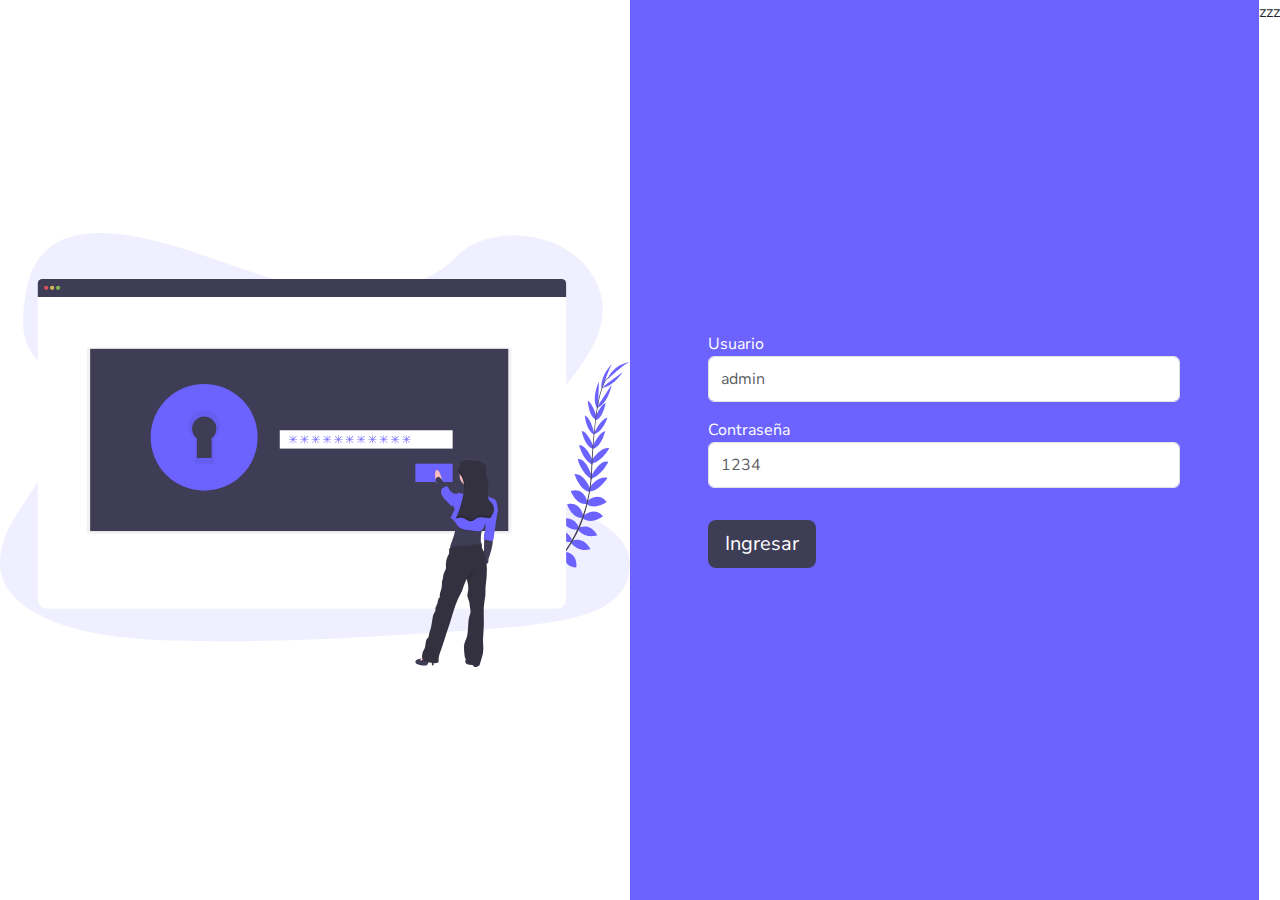
<file: index.html>
<!-- W3hubs.com - Download Free Responsive Website Layout Templates designed on HTML5 
   CSS3,Bootstrap,Tailwind CSS which are 100% Mobile friendly. w3Hubs all Layouts are responsive 
   cross browser supported, best quality world class designs. -->

<!doctype html>
<html lang="en">
<head>
    <meta charset="utf-8">
    <meta name="viewport" content="width=device-width, initial-scale=1">
    <link href="https://fonts.googleapis.com/css?family=Nunito+Sans:300i,400,700&display=swap" rel="stylesheet">
    <link rel="stylesheet" href="https://stackpath.bootstrapcdn.com/bootstrap/5.0.0-alpha1/css/bootstrap.min.css">
    <title>Login</title>
    <script type="text/javascript" src="js/console_index.js"></script>
    <link rel="stylesheet" href="css/estilo_index.css">
</head>

<body>
    <div class="row m-0 h-100">
        <div class="col p-0 text-center d-flex justify-content-center align-items-center display-none">
            <img src="img/login.svg" class="w-100">
        </div>
        <div class="col p-0 bg-custom d-flex justify-content-center align-items-center flex-column w-100">
            <form class="w-75">
                <div class="mb-3">
                    <label>Usuario</label>
                    <input type="text" class="form-control" id="user" placeholder="admin">
                </div>
                <div class="mb-3">
                    <label>Contraseña</label>
                    <input type="text" class="form-control" id="pass" placeholder="1234">
                </div>
                <button type="button" onclick="validar()" class="btn btn-custom btn-lg btn-block mt-3">Ingresar</button>
            </form>
        </div>zzz
    </div>
</html>
</file>
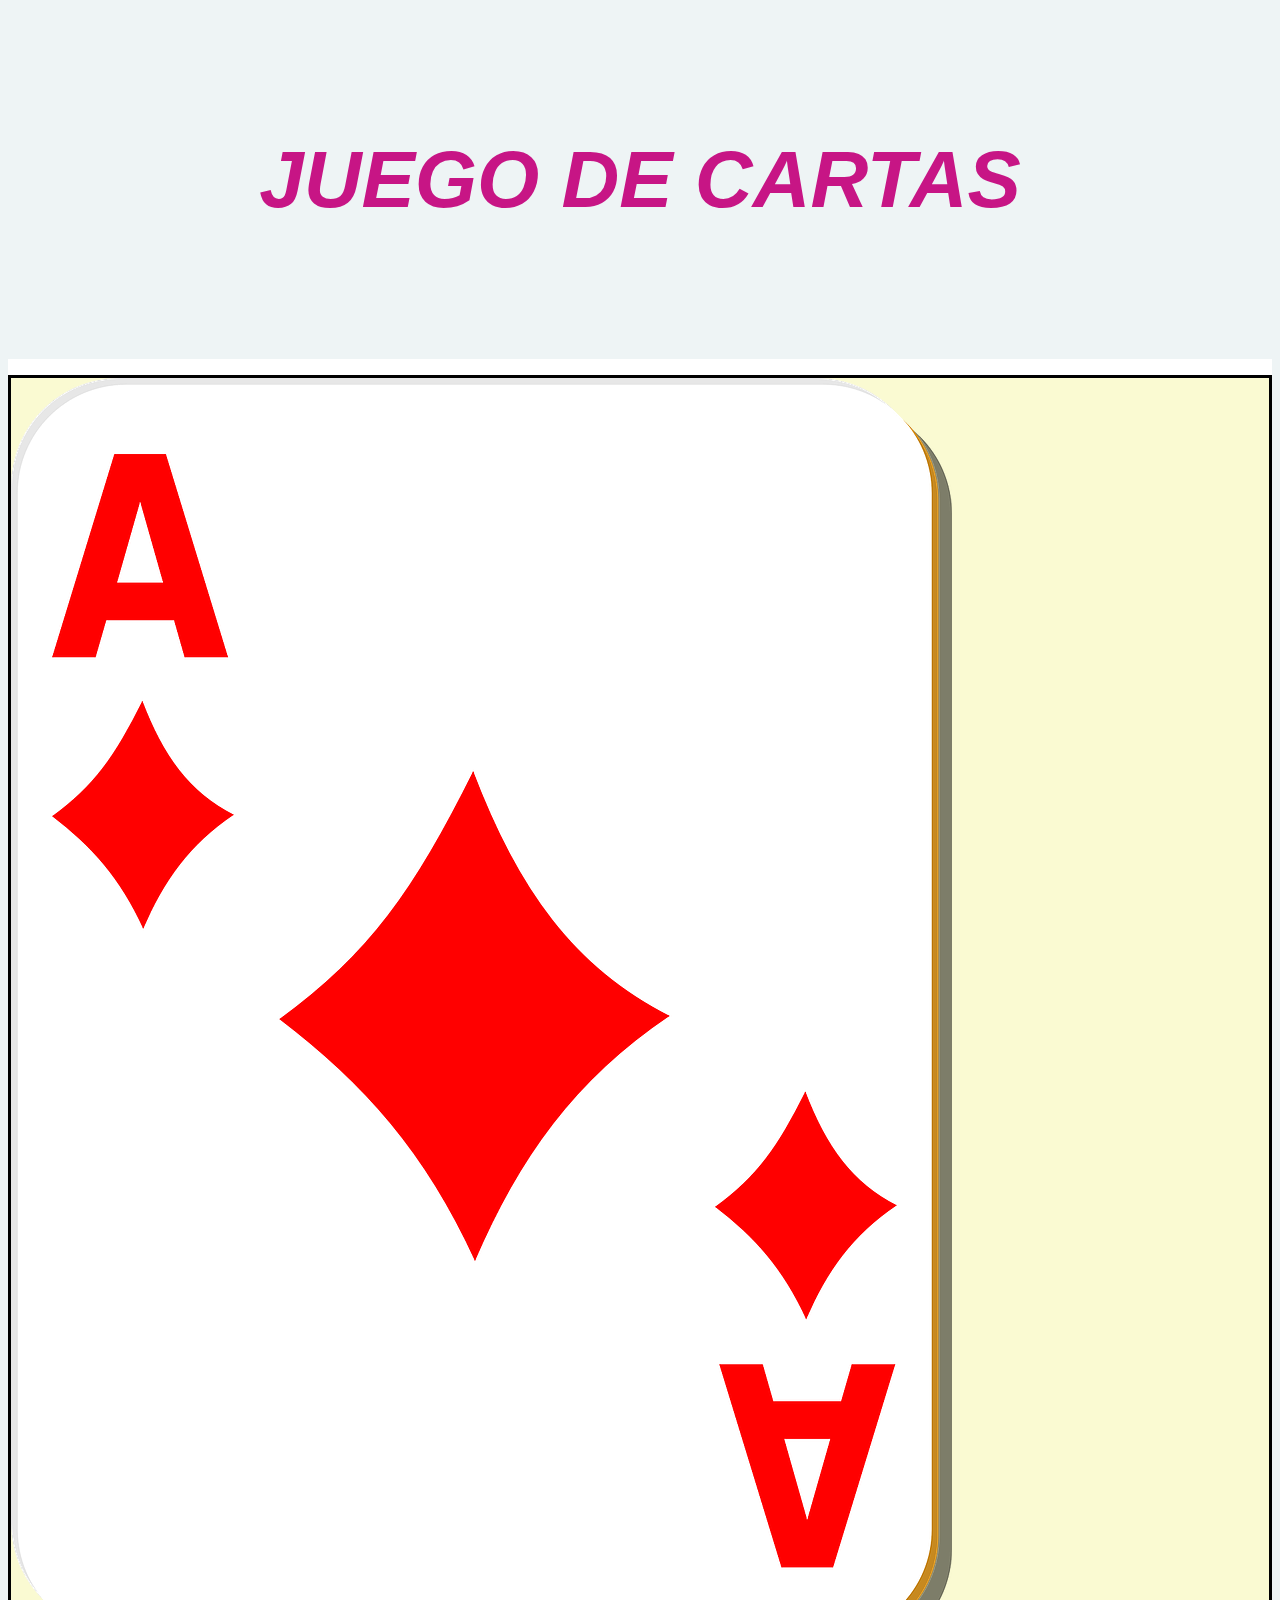
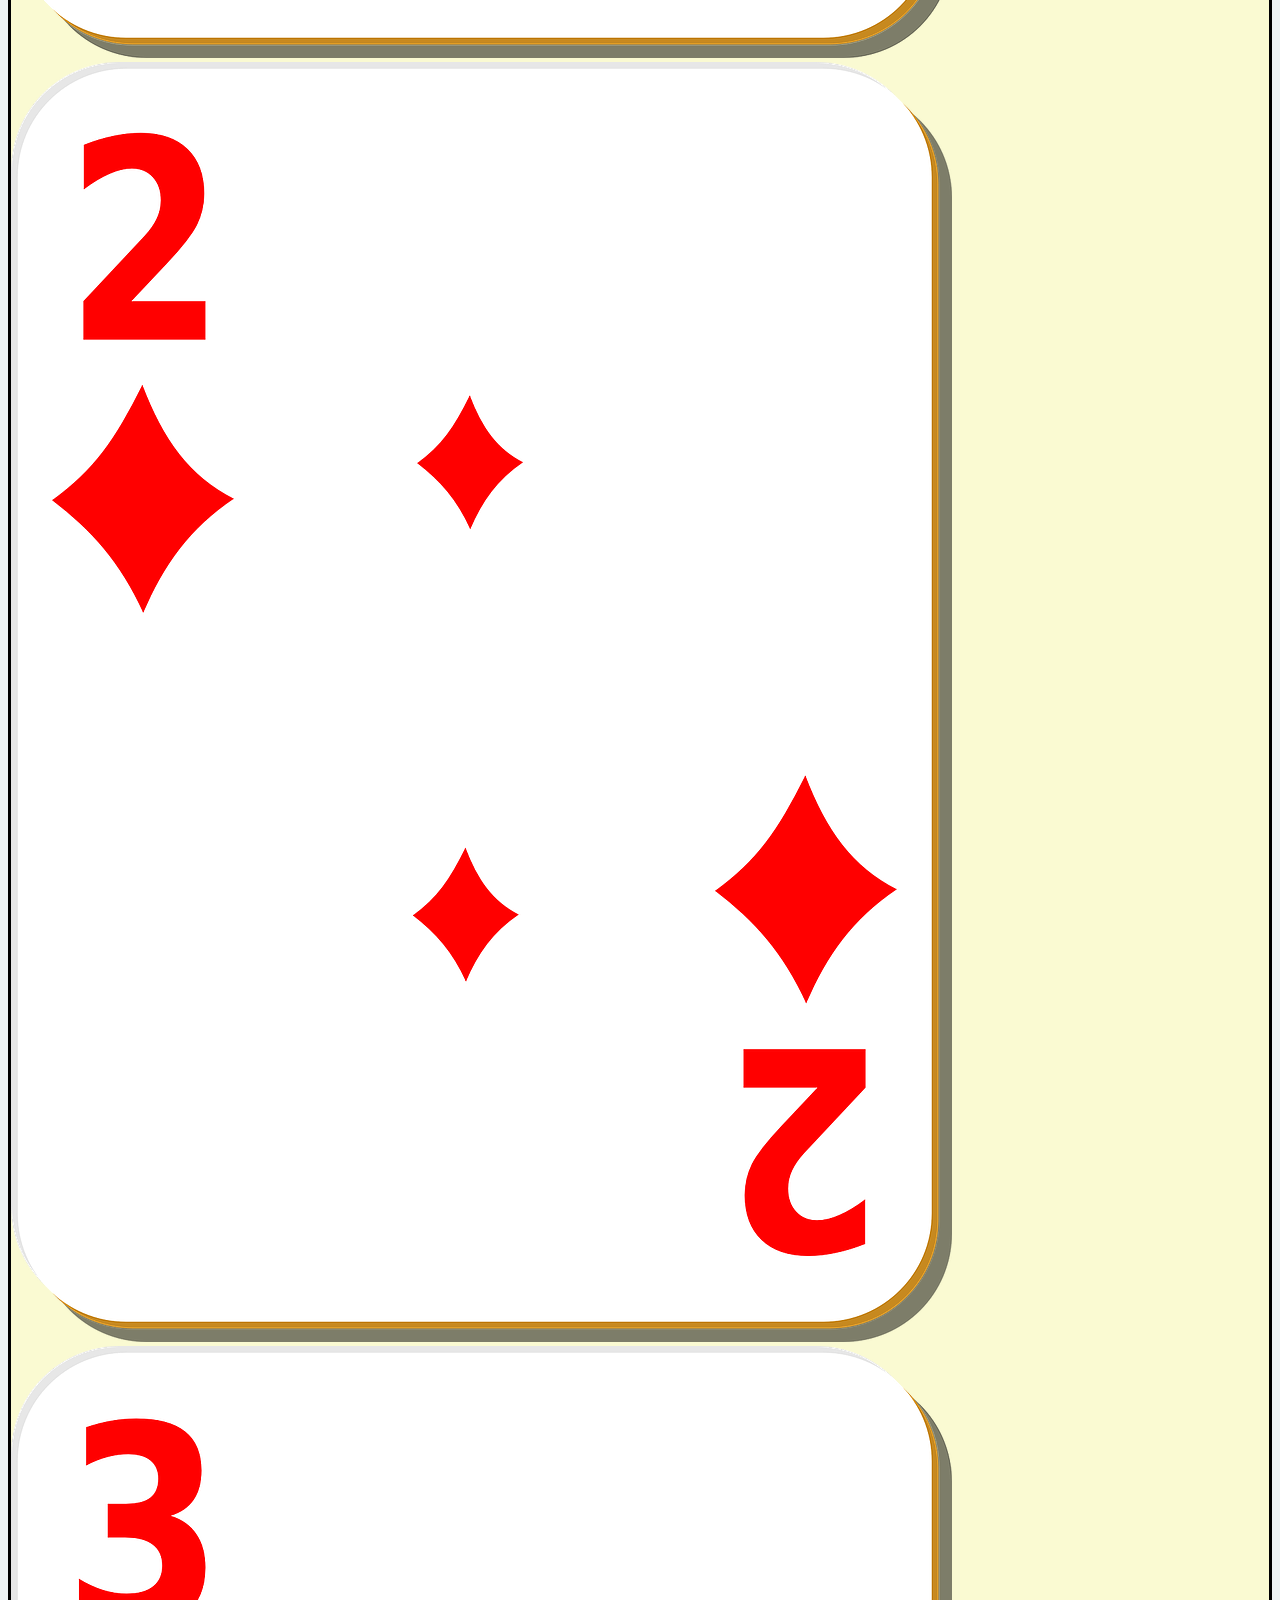
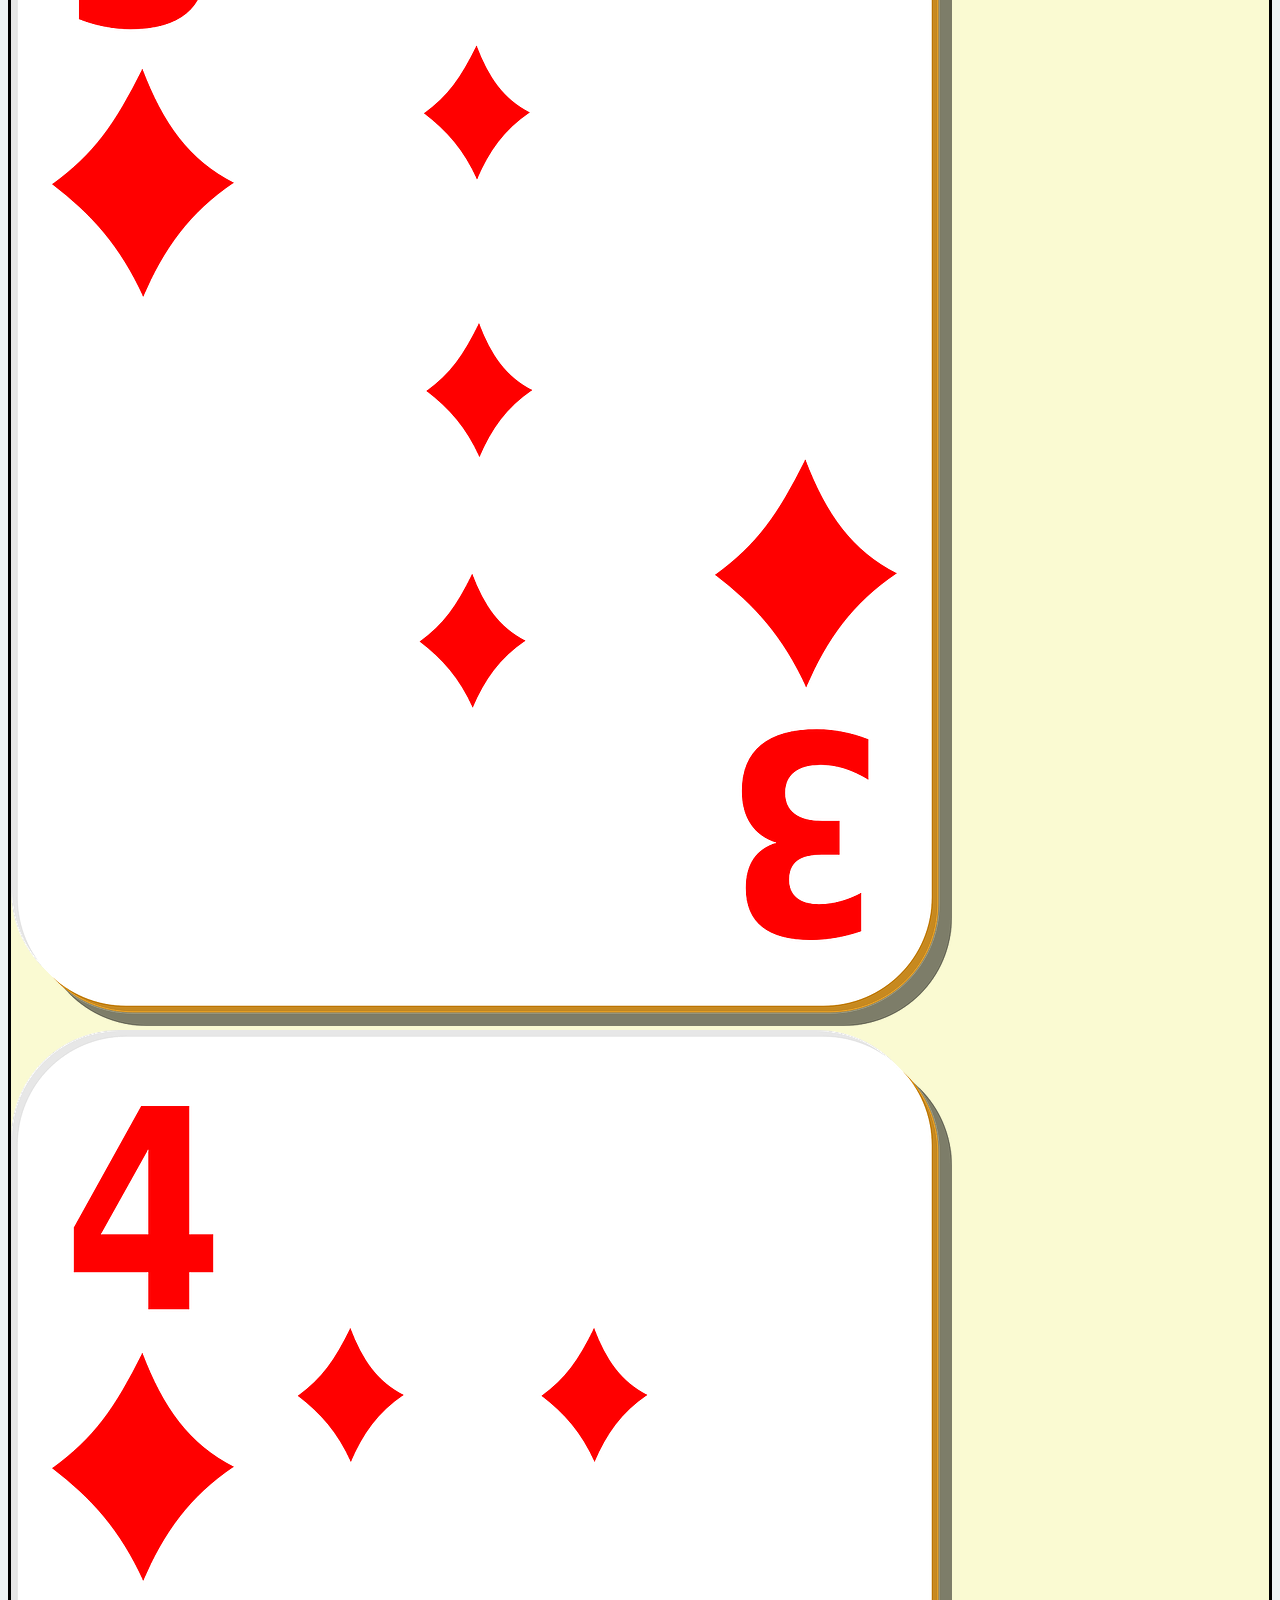
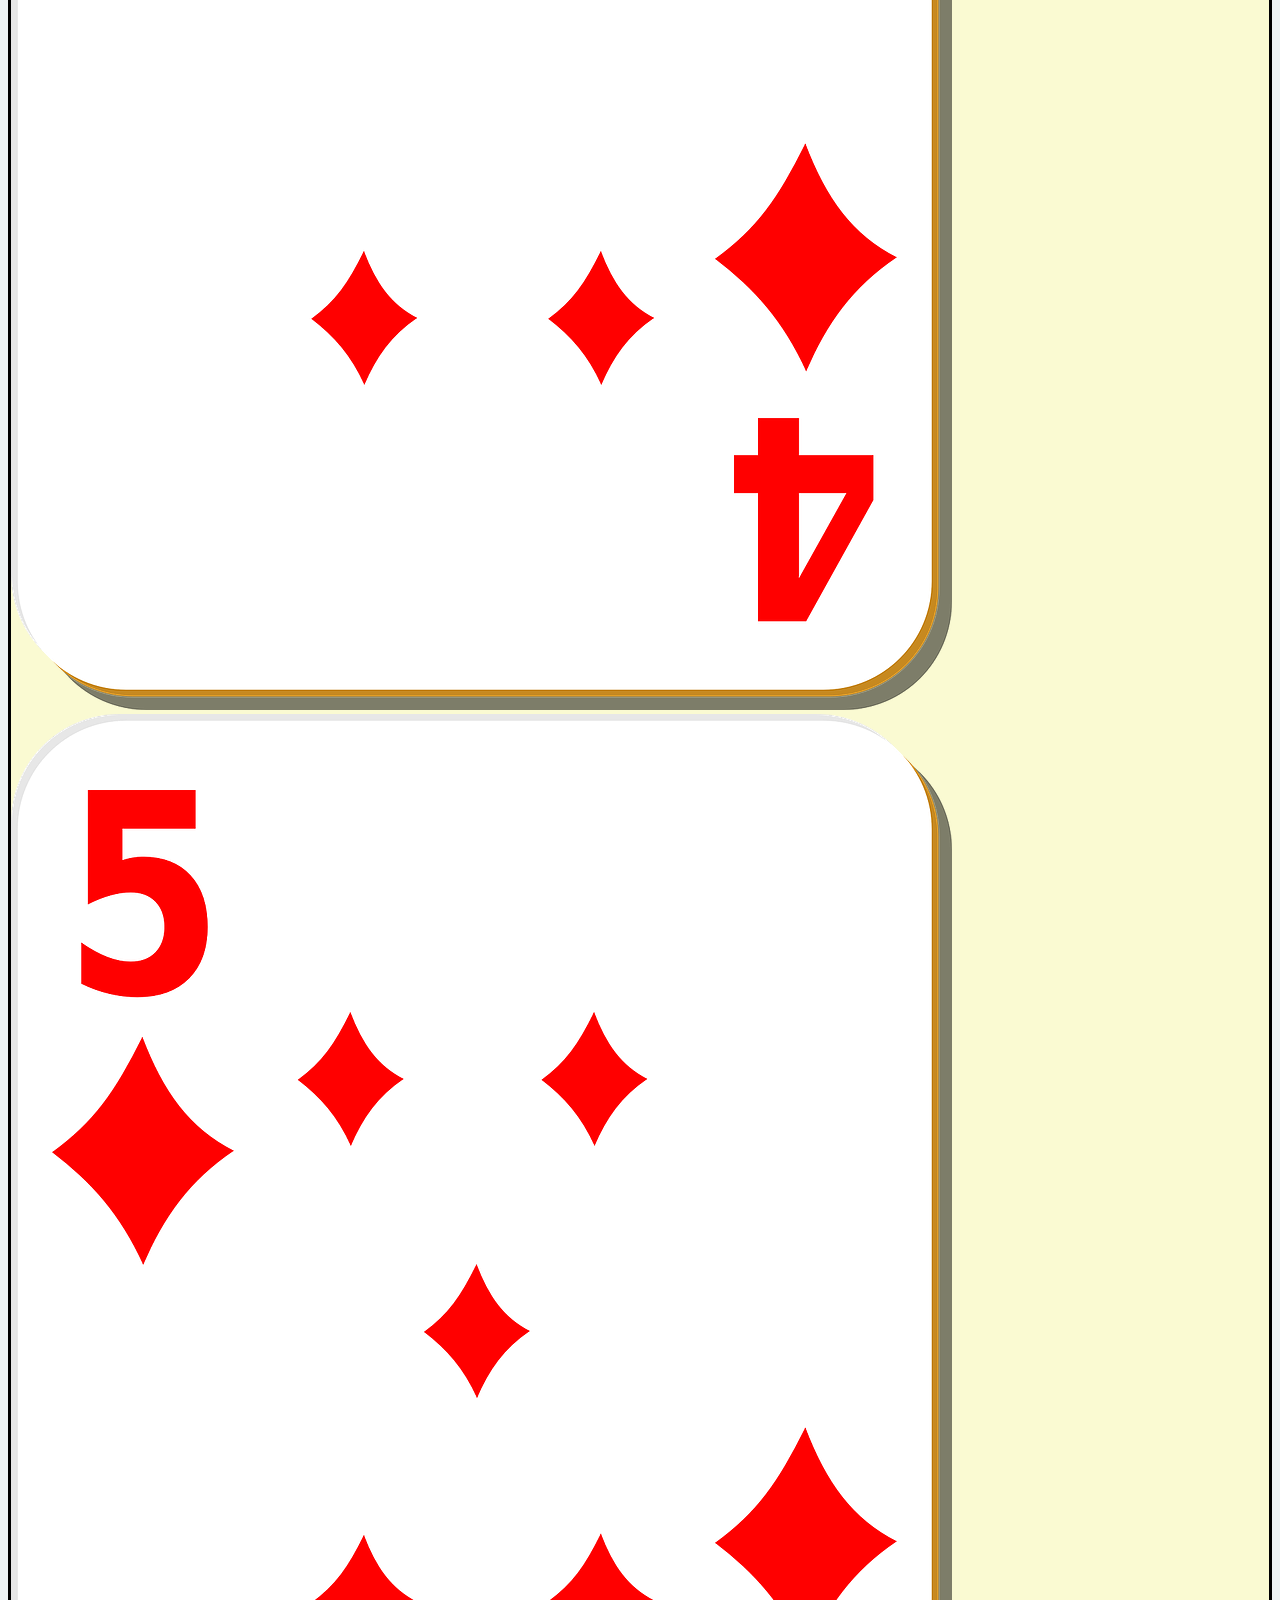
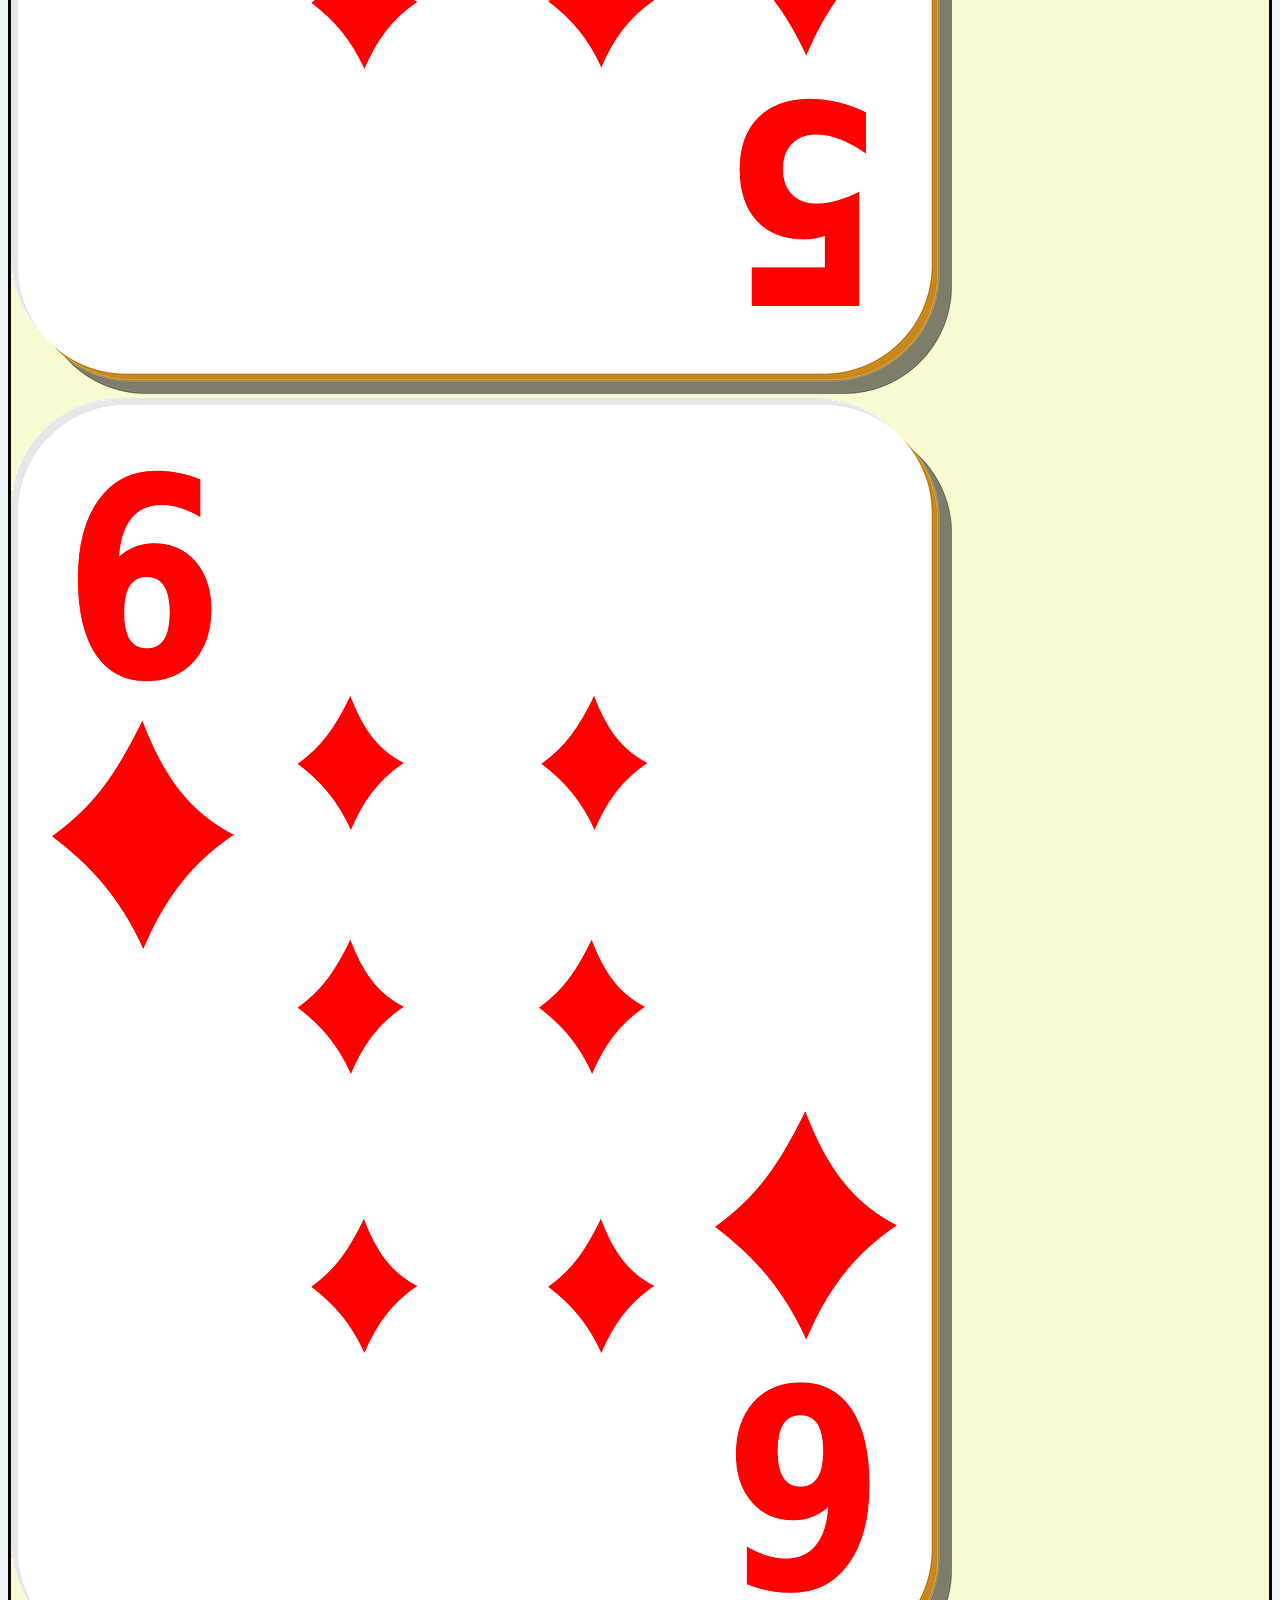
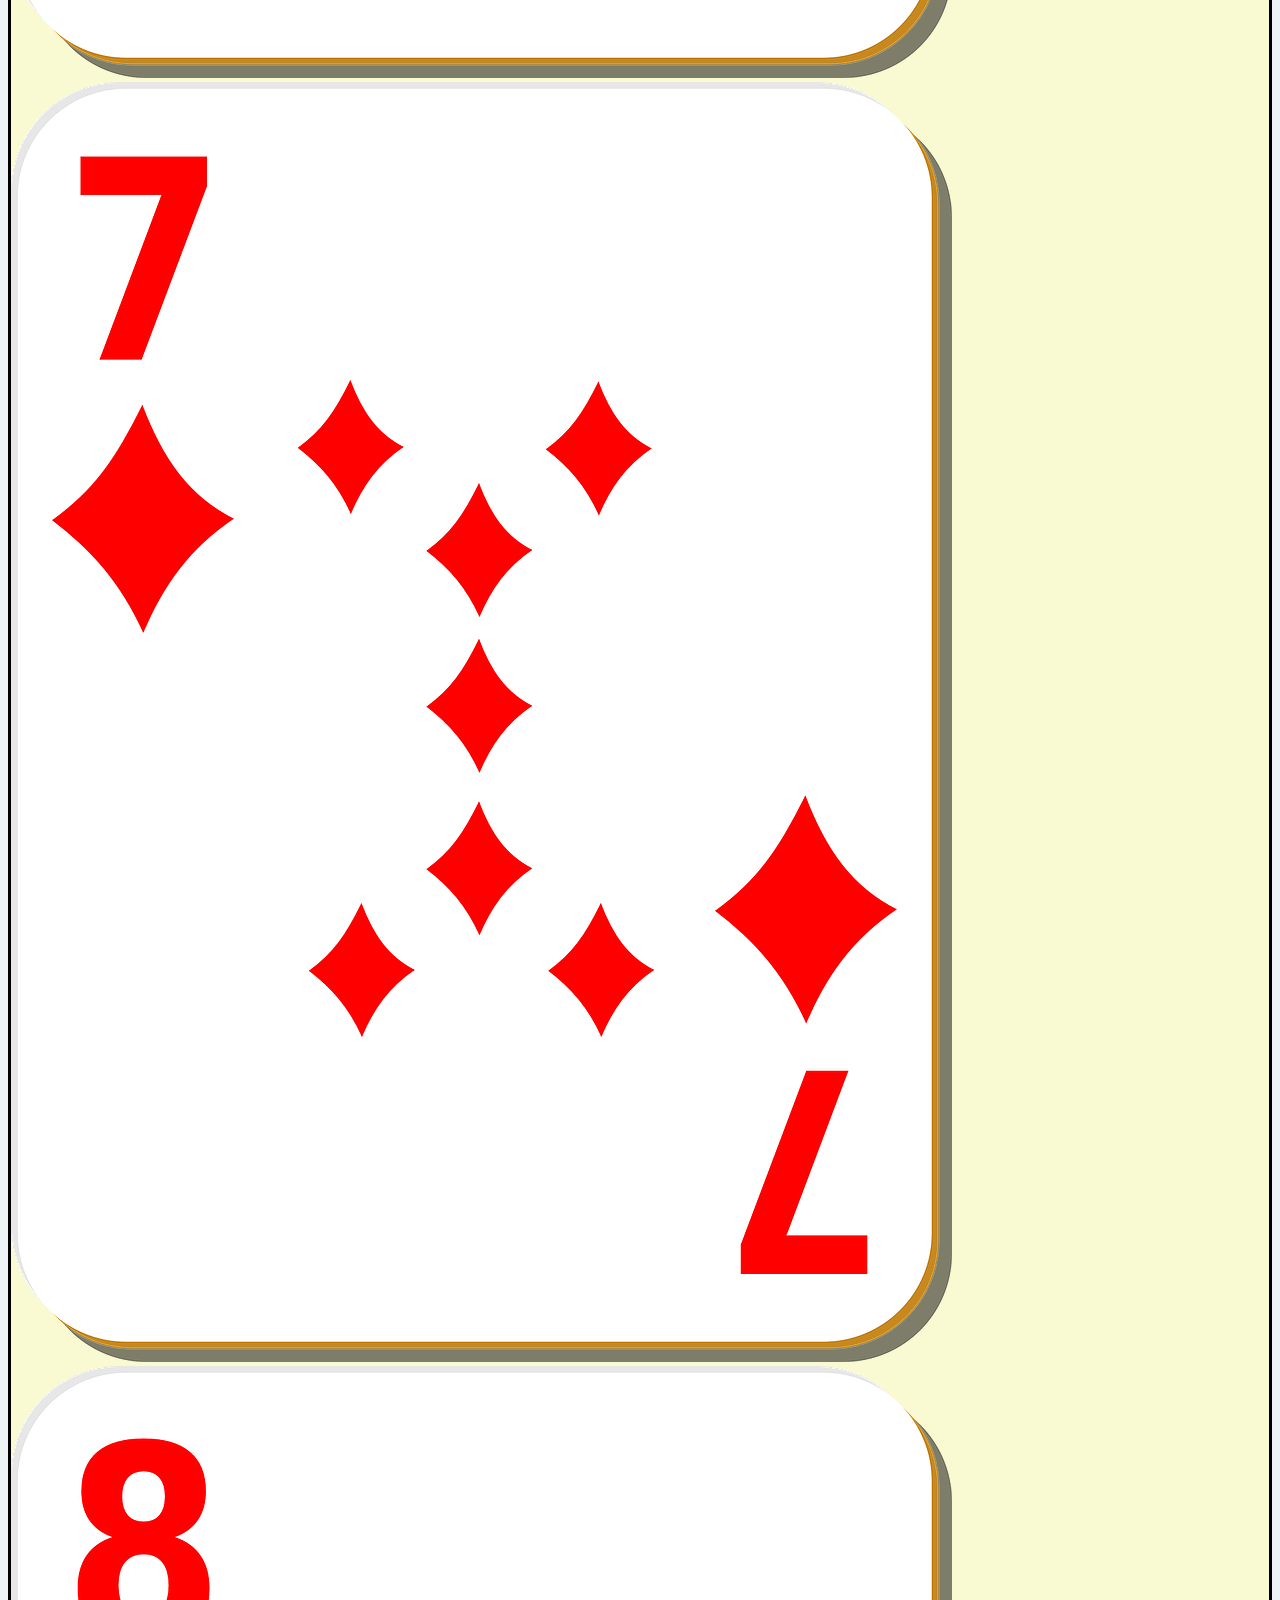
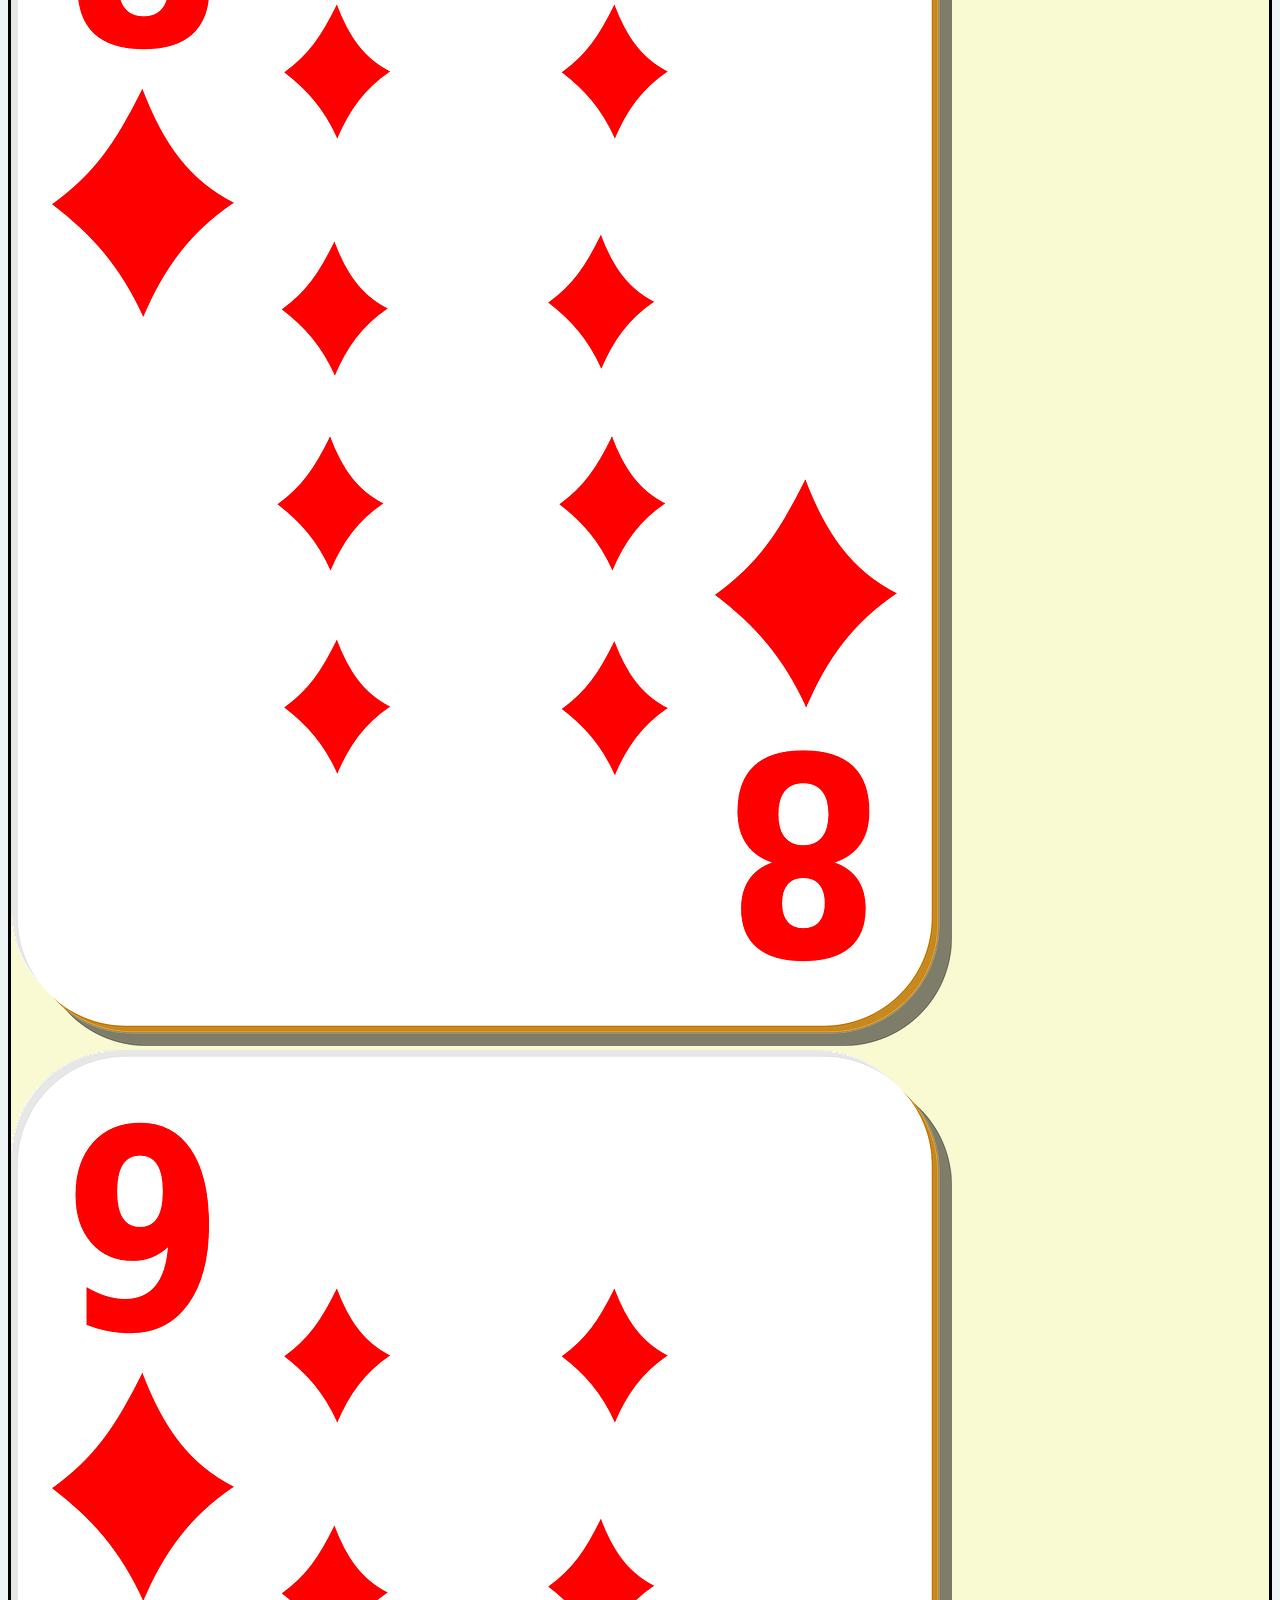
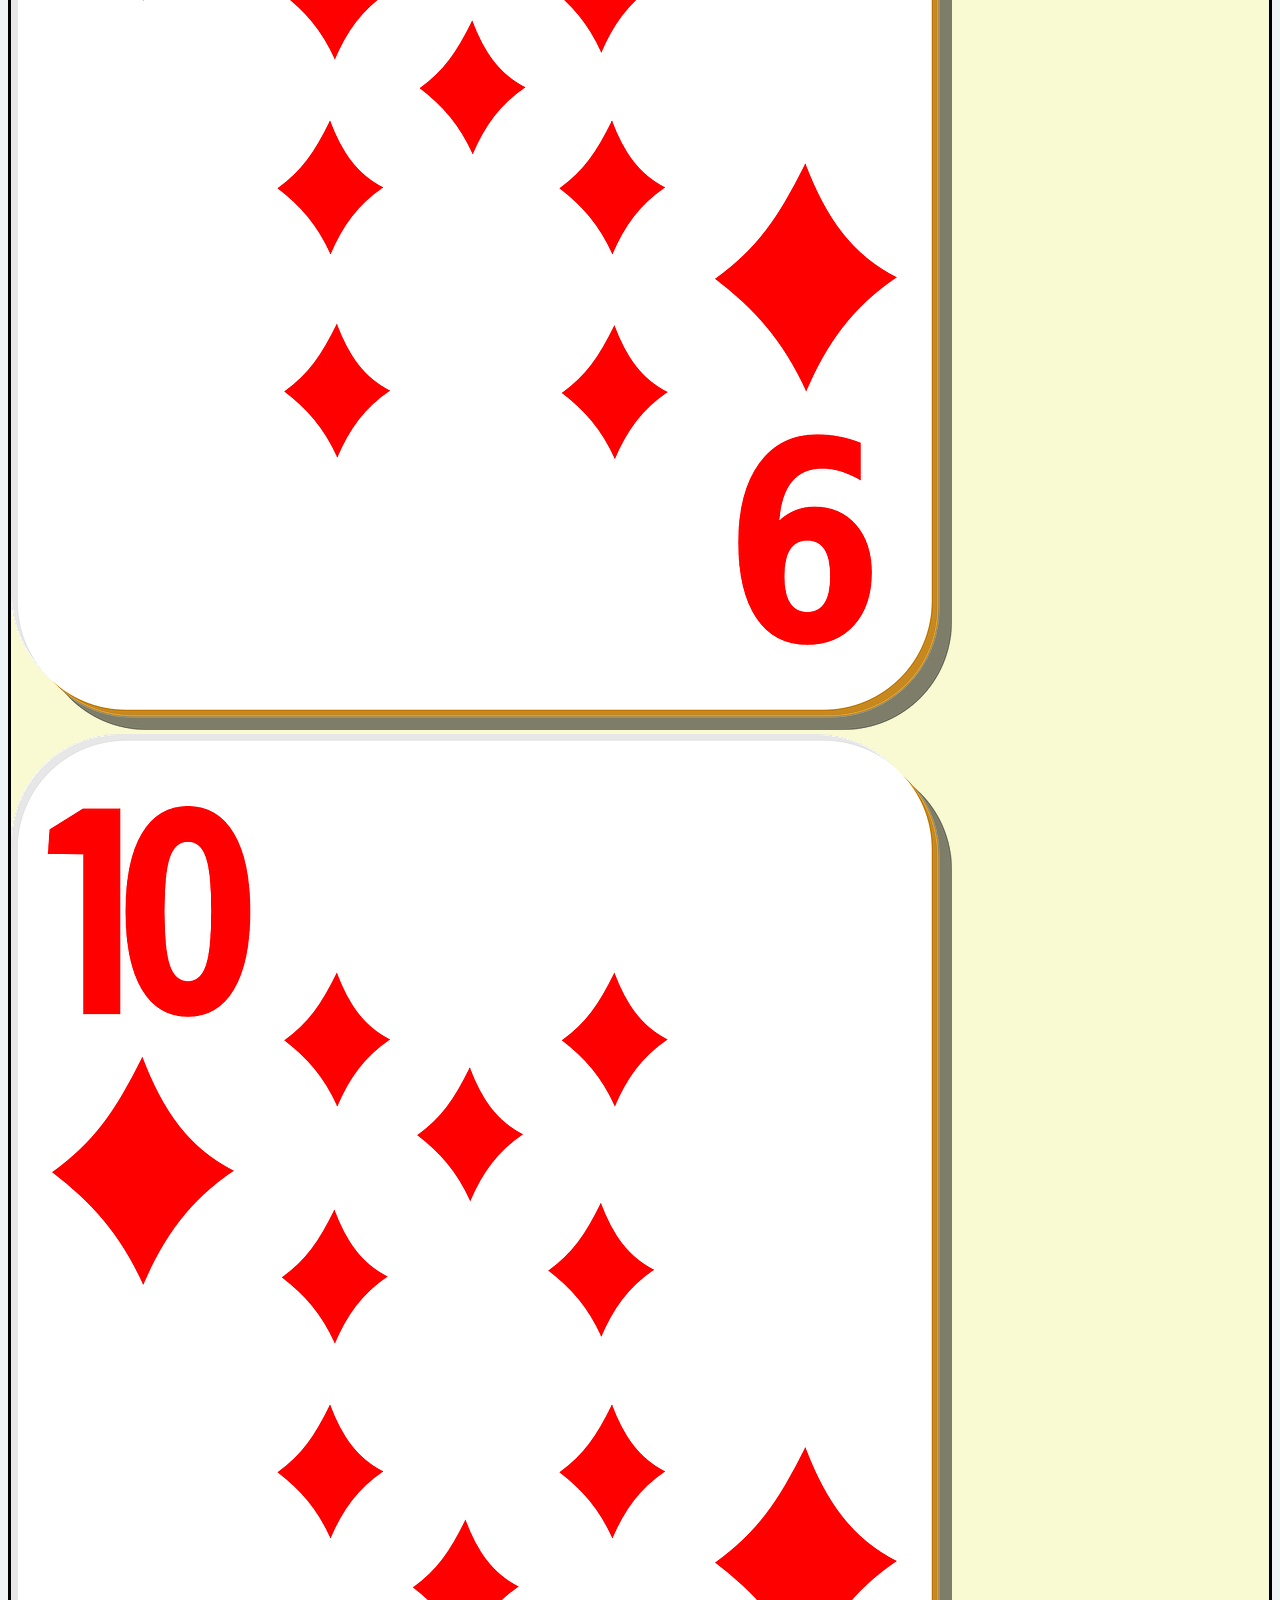
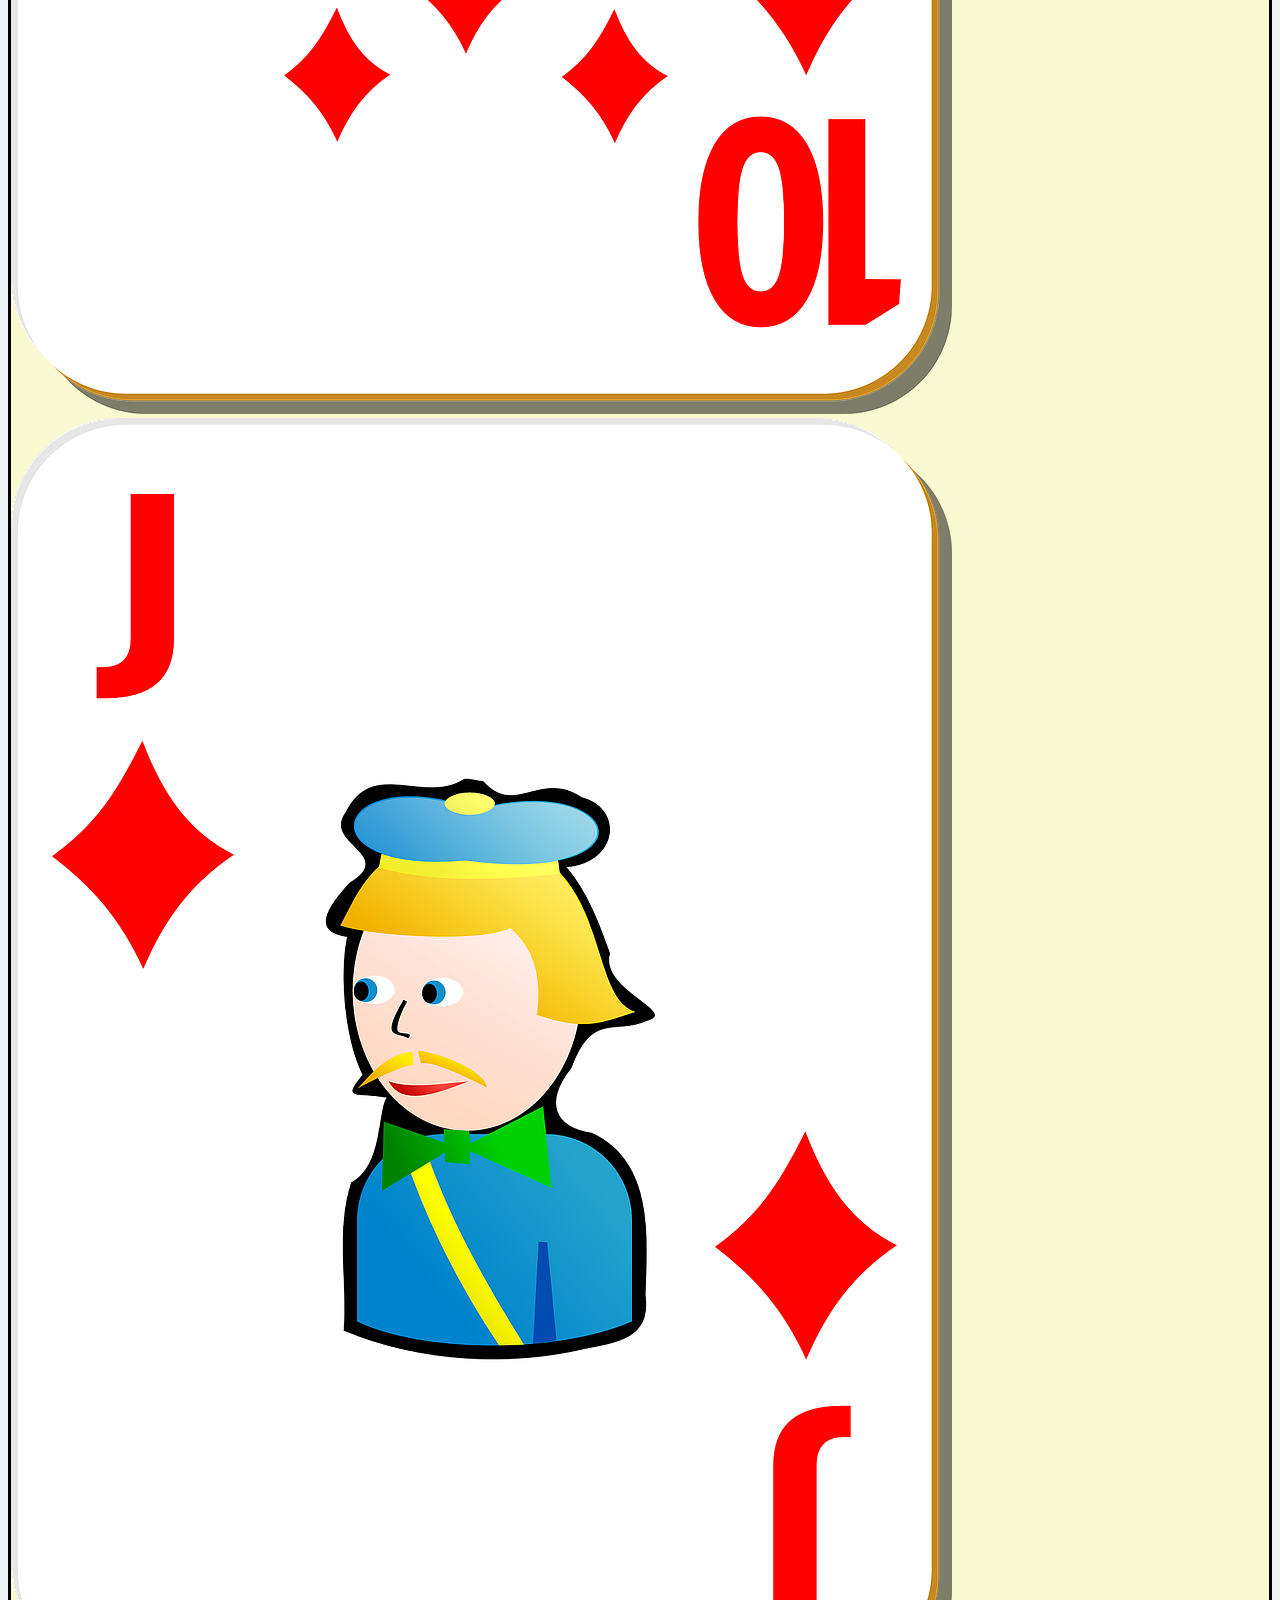
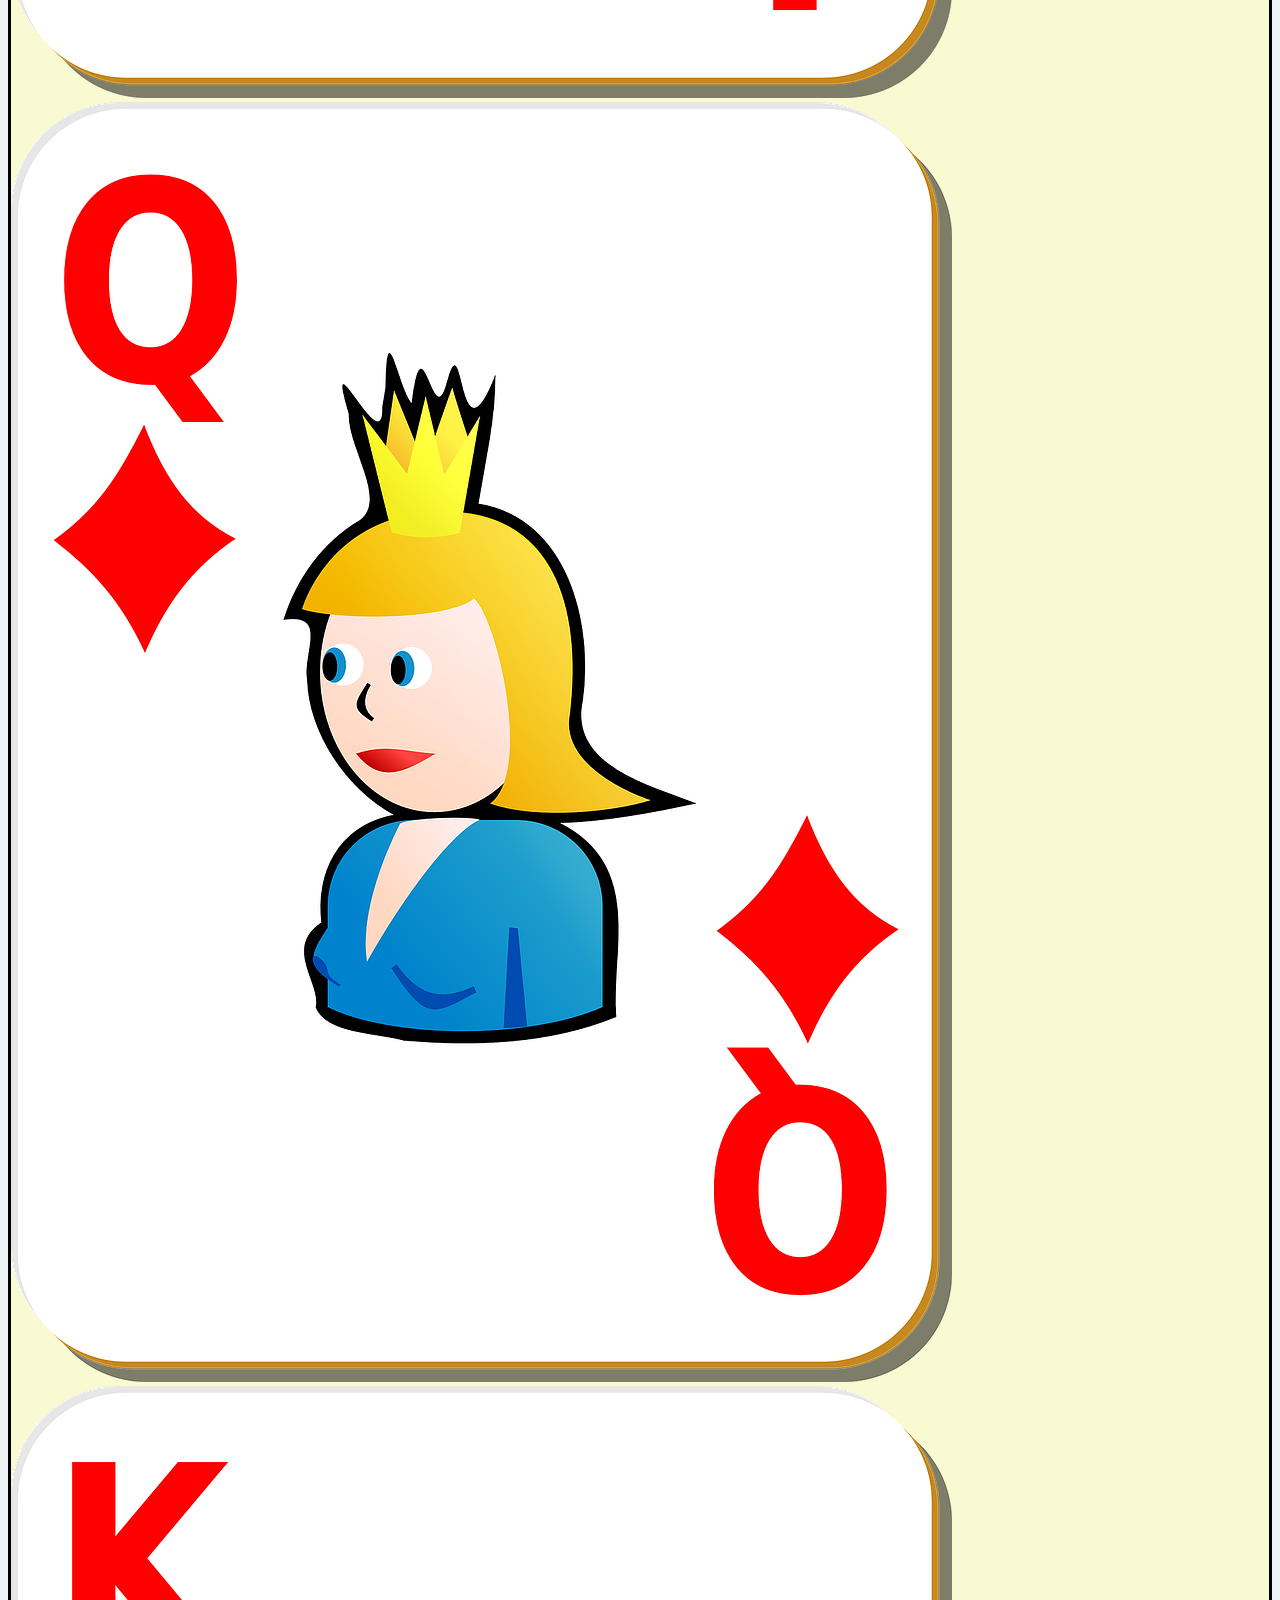
<file: home.html>
<!DOCTYPE html>
<html lang="en">
<head>
    <meta charset="UTF-8">
    <meta name="viewport" content="width=device-width, initial-scale=1.0">
    <meta http-equiv="X-UA-Compatible" content="ie=edge">  
    <link href="https://cdn.jsdelivr.net/npm/bootstrap@5.0.0-beta3/dist/css/bootstrap.min.css" rel="stylesheet" integrity="sha384-eOJMYsd53ii+scO/bJGFsiCZc+5NDVN2yr8+0RDqr0Ql0h+rP48ckxlpbzKgwra6" crossorigin="anonymous">
    <script src="https://cdn.jsdelivr.net/npm/bootstrap@5.0.0-beta3/dist/js/bootstrap.bundle.min.js" integrity="sha384-JEW9xMcG8R+pH31jmWH6WWP0WintQrMb4s7ZOdauHnUtxwoG2vI5DkLtS3qm9Ekf" crossorigin="anonymous"></script>
    <title>Mazo de Cartas</title>
    
    <link rel="stylesheet" href="css/estilo_home.css">
</head>
<body>
    <header class="container">
        <h5>JUEGO DE CARTAS</h5>
    </header>
    <div id="cuerpo" class="container row justify-content-center">
        <article class="col-xs-12 col-sm-7 col-md-8">
            <div class="row justify-content-center">
                <img id="1" onclick="aumentarCarta(1)" class="col-xs-6 col-sm-6 col-md-3" src="img/d/1.png" alt="As">
                <img id="2" onclick="aumentarCarta(2)" class="col-xs-6 col-sm-6 col-md-3" src="img/d/2.png" alt="2">
                <img id="3" onclick="aumentarCarta(3)" class="col-xs-6 col-sm-6 col-md-3" src="img/d/3.png" alt="3">
                <img id="4" onclick="aumentarCarta(4)" class="col-xs-6 col-sm-6 col-md-3" src="img/d/4.png" alt="4">
            </div>
            <div class="row justify-content-center">
                <img id="5" onclick="aumentarCarta(5)" class="col-xs-6 col-sm-6 col-md-3" src="img/d/5.png" alt="5">
                <img id="6" onclick="aumentarCarta(6)" class="col-xs-6 col-sm-6 col-md-3" src="img/d/6.png" alt="6">
                <img id="7" onclick="aumentarCarta(7)" class="col-xs-6 col-sm-6 col-md-3" src="img/d/7.png" alt="7">
                <img id="8" onclick="aumentarCarta(8)" class="col-xs-6 col-sm-6 col-md-3" src="img/d/8.png" alt="8">
            </div>
            <div class="row justify-content-center">
                <img id="9" onclick="aumentarCarta(9)" class="col-xs-6 col-sm-6 col-md-3" src="img/d/9.png" alt="9">
                <img id="10" onclick="aumentarCarta(10)" class="col-xs-6 col-sm-6 col-md-3" src="img/d/10.png" alt="10">
                <img id="11" onclick="aumentarCarta(11)" class="col-xs-6 col-sm-6 col-md-3" src="img/d/11.png" alt="11">
                <img id="12" onclick="aumentarCarta(12)" class="col-xs-6 col-sm-6 col-md-3" src="img/d/12.png" alt="12">
            </div>
            <div class="row justify-content-center">
                <img id="13" onclick="aumentarCarta(13)" class="col-xs-6 col-sm-6 col-md-3" src="img/d/13.png" alt="13">
            </div>
        </article>
        <aside class="col-xs-12 col-sm-5 col-md-4">
            <table class="table table-striped table-bordered table-hover">
                <thead class="table-light">
                    <tr>
                        <th>#</th>
                        <th>Carta</th>
                        <th>Cantidad</th>
                    </tr>
                </thead>
                <tbody id="tabla"></tbody>
            </table>
            <form>      
                <h1>Registrar Carta</h1>                
                <fieldset>
                    <label>Numero:<br>En rango de 1-13</label>
                    <input type="text" id="fnum">
                    <label>Carta:<br>(Diamante, trebol, corazon, pica)</label>
                    <input type="text" id="fcarta">
                </fieldset>
                <button onclick="registrarCarta()" type="button">Ingresar</button>
              </form>
        </aside>
    </div>
    <script src="https://cdn.jsdelivr.net/npm/@popperjs/core@2.9.1/dist/umd/popper.min.js" integrity="sha384-SR1sx49pcuLnqZUnnPwx6FCym0wLsk5JZuNx2bPPENzswTNFaQU1RDvt3wT4gWFG" crossorigin="anonymous"></script>
    <script src="https://cdn.jsdelivr.net/npm/bootstrap@5.0.0-beta3/dist/js/bootstrap.min.js" integrity="sha384-j0CNLUeiqtyaRmlzUHCPZ+Gy5fQu0dQ6eZ/xAww941Ai1SxSY+0EQqNXNE6DZiVc" crossorigin="anonymous"></script>
    <script type="text/javascript" src="js/console_home.js"></script>
</body>
</html>
</file>
<file: css/estilo_index.css>
body {
            padding: 0;
            margin: 0;
            height: 100vh;
            font-family: "Nunito Sans";
        }

        .form-control {
            line-height: 2;
        }

        .bg-custom {
            background-color: #6C63FF;
        }

        .btn-custom {
            background-color: #3e3d56;
            color: #fff;
        }

        .btn-custom:hover {
            background-color: #33313f;
            color: #fff;
        }

        label {
            color: #fff;
        }

        a,
        a:hover {
            color: #fff;
            text-decoration: none;
        }

        a,
        a:hover {
            text-decoration: none;
        }

        @media(max-width: 932px) {
            .display-none {
                display: none !important;
            }
        }
</file>
<file: css/estilo_home.css>
/**
    HEADER
*/

header{
    background-image: url("https://i.pinimg.com/originals/d8/aa/ba/d8aaba5b850a84f6ca533367959d3347.png");
}
header h5{
    font-style: italic;
    font-weight: bold;
    font-size: 5rem;
    text-align: center;
    color: mediumvioletred;

}

/**
    ARTICLE
*/
body{
    background-color: #EEF4F5;
}
article{
    background-color: #FAFAD2;
    border: 3px solid black;
}
.header {
    color: #36A0FF;
    font-size: 27px;
    padding: 10px;
}
.bigicon {
    font-size: 35px;
    color: #36A0FF;
}
#banner{
    width: 70%;
}
#carta{
    width: 20%;
    height: 20%;
}
#cuerpo{
    margin-left: auto;
    margin-right: auto;
    background-color: white;
    padding-top: 1rem;
    padding-bottom: 1rem;
}


/**
    ASIDE
*/

.formgroup{
    display: flex;
    justify-content: center;
    margin: auto;
}
aside{
    background-color: #FAFAD2;
    border: 3px solid black;
}

/**
    FORMULARIO
*/

*, *:before, *:after {
    -moz-box-sizing: border-box;
    -webkit-box-sizing: border-box;
    box-sizing: border-box;
  }
  
  body {
    font-family: 'Nunito', sans-serif;
    color: #384047;
  }
  
  form {
    max-width: 300px;
    margin: 10px auto;
    padding: 10px 20px;
    background: #f4f7f8;
    border-radius: 8px;
  }
  
  h1 {
    margin: 0 0 30px 0;
    text-align: center;
  }
  
  input[type="text"]{
    background: rgba(255,255,255,0.1);
    border: none;
    font-size: 16px;
    height: auto;
    margin: 0;
    outline: 0;
    padding: 15px;
    width: 100%;
    background-color: #e8eeef;
    color: #8a97a0;
    box-shadow: 0 1px 0 rgba(0,0,0,0.03) inset;
    margin-bottom: 30px;
  }
  
  input[type="radio"],
  input[type="checkbox"] {
    margin: 0 4px 8px 0;
  }
  
  select {
    padding: 6px;
    height: 32px;
    border-radius: 2px;
  }
  
  button {
    padding: 19px 39px 18px 39px;
    color: #FFF;
    background-color: #4bc970;
    font-size: 18px;
    text-align: center;
    font-style: normal;
    border-radius: 5px;
    width: 100%;
    border: 1px solid #3ac162;
    border-width: 1px 1px 3px;
    box-shadow: 0 -1px 0 rgba(255,255,255,0.1) inset;
    margin-bottom: 10px;
  }
  
  fieldset {
    margin-bottom: 30px;
    border: none;
  }
  
  legend {
    font-size: 1.4em;
    margin-bottom: 10px;
  }
  
  label {
    display: block;
    margin-bottom: 8px;
  }
  
  label.light {
    font-weight: 300;
    display: inline;
  }
  
  .number {
    background-color: #5fcf80;
    color: #fff;
    height: 30px;
    width: 30px;
    display: inline-block;
    font-size: 0.8em;
    margin-right: 4px;
    line-height: 30px;
    text-align: center;
    text-shadow: 0 1px 0 rgba(255,255,255,0.2);
    border-radius: 100%;
  }
  
  @media screen and (min-width: 480px) {
  
    form {
      max-width: 480px;
    }
  
  }
</file>
